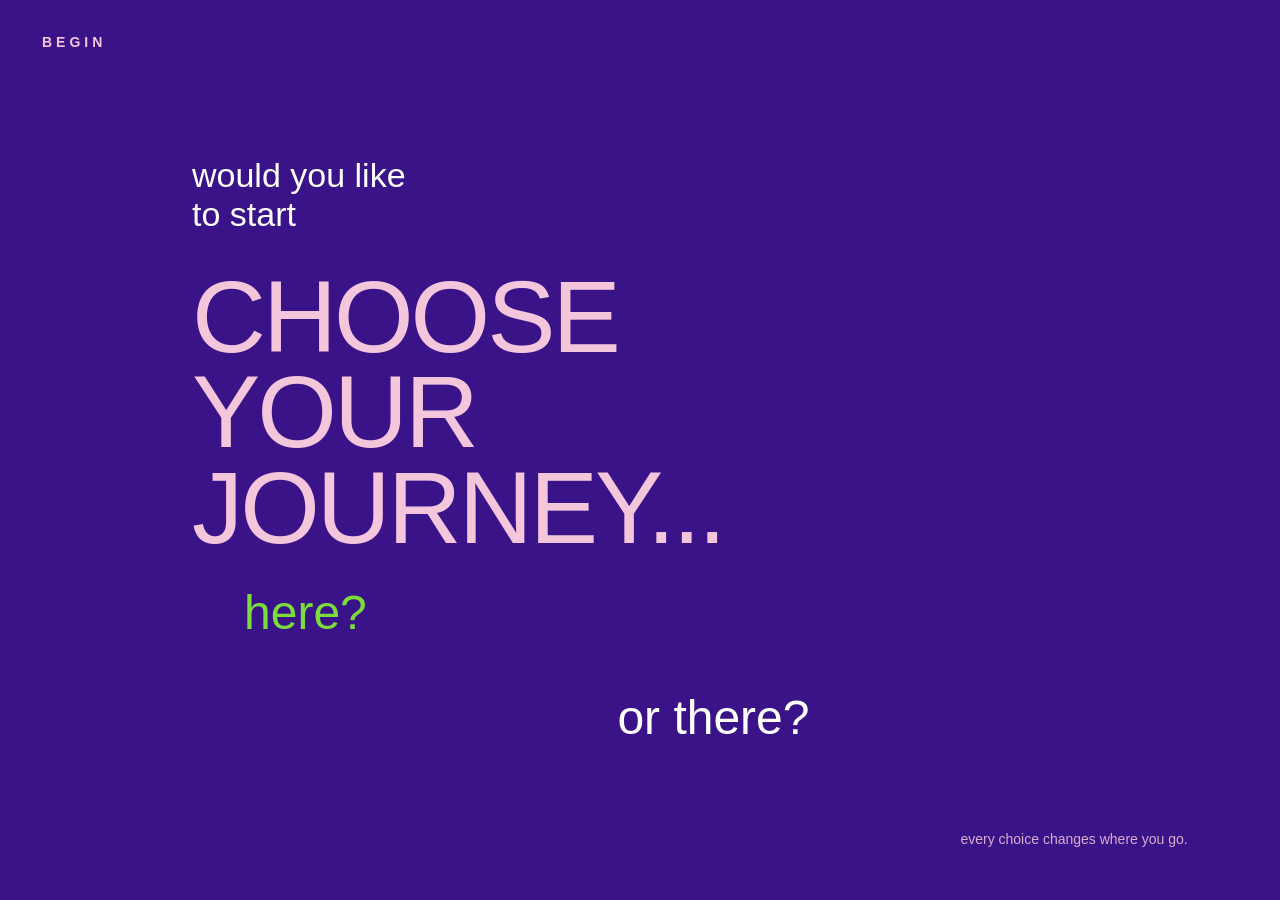
<file: index.html>
<!DOCTYPE html>
<html lang="en">

<head>
    <meta charset="UTF-8">
    <meta name="viewport" content="width=device-width, initial-scale=1.0">
    <title>Choose Your Journey</title>
    <link rel="stylesheet" href="assets/css/styles.css">
</head>

<body class="page-start">

    <main class="story-page start-page">

        <div class="page-label">BEGIN</div>

        <section class="start-content">
            <p class="small-question">would you like<br>to start</p>

            <h1>
                CHOOSE<br>
                YOUR<br>
                JOURNEY...
            </h1>

            <div class="start-links">
                <a href="stay-go.html" class="story-link here-link">
                    here?
                </a>

                <a href="around.html" class="story-link there-link">
                    or there?
                </a>
            </div>
        </section>

        <div class="start-note">
            every choice changes where you go.
        </div>

    </main>

</body>

</html>
</file>
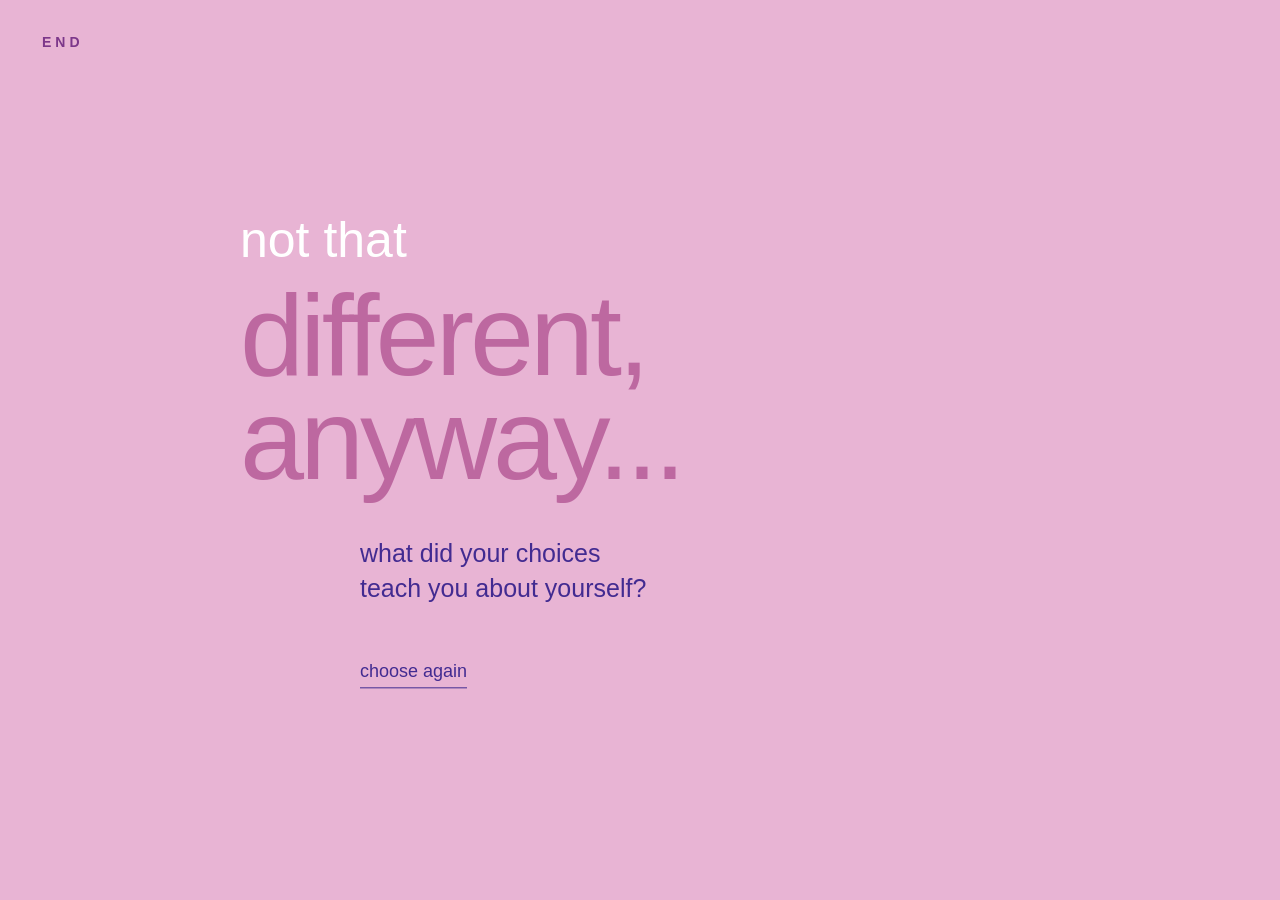
<file: anyway.html>
<!DOCTYPE html>
<html lang="en">

<head>
    <meta charset="UTF-8">
    <meta name="viewport" content="width=device-width, initial-scale=1.0">
    <title>Anyway</title>
    <link rel="stylesheet" href="assets/css/styles.css">
</head>

<body class="page-anyway">

    <main class="story-page anyway-page">

        <div class="page-label">END</div>

        <section class="ending-content">

            <p class="ending-intro">
                not that
            </p>

            <h1>
                different,
                <br>
                anyway...
            </h1>

            <p class="ending-question">
                what did your choices<br>
                teach you about yourself?
            </p>

            <a href="index.html" class="restart-link">
                choose again
            </a>

        </section>

    </main>

</body>

</html>
</file>
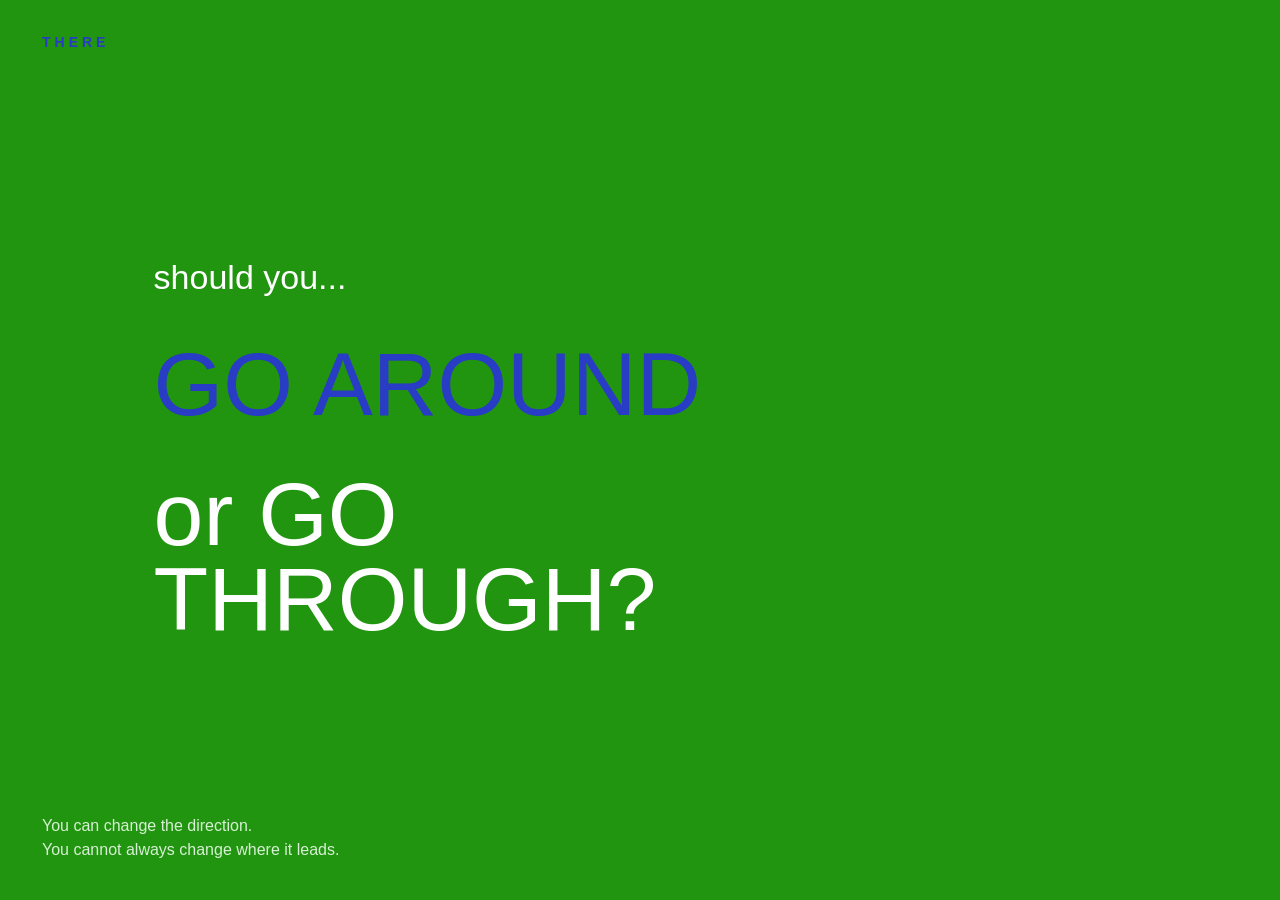
<file: around.html>
<!DOCTYPE html>
<html lang="en">

<head>
    <meta charset="UTF-8">
    <meta name="viewport" content="width=device-width, initial-scale=1.0">
    <title>Around or Through</title>
    <link rel="stylesheet" href="assets/css/styles.css">
</head>

<body class="page-around">

    <main class="story-page around-page">

        <div class="page-label">THERE</div>

        <section class="choice-content">

            <p class="small-question">
                should you...
            </p>

            <div class="around-links">

                <a href="anyway.html" class="story-link around-link">
                    GO AROUND
                </a>

                <a href="anyway.html" class="story-link through-link">
                    or GO<br>
                    THROUGH?
                </a>

            </div>

        </section>

        <p class="page-thought">
            You can change the direction.<br>
            You cannot always change where it leads.
        </p>

    </main>

</body>

</html>
</file>
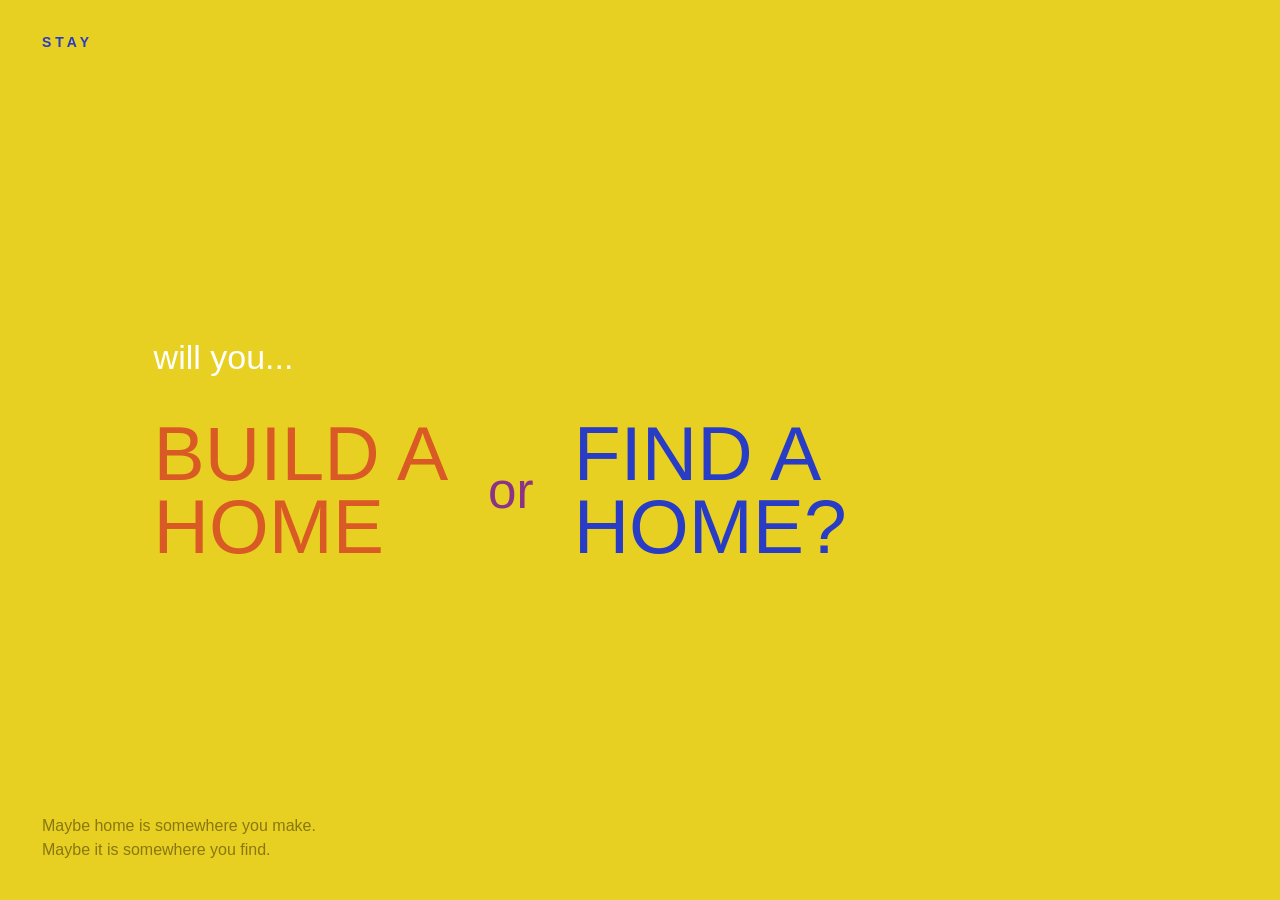
<file: home.html>
<!DOCTYPE html>
<html lang="en">

<head>
    <meta charset="UTF-8">
    <meta name="viewport" content="width=device-width, initial-scale=1.0">
    <title>Build or Find</title>
    <link rel="stylesheet" href="assets/css/styles.css">
</head>

<body class="page-home">

    <main class="story-page home-page">

        <div class="page-label">STAY</div>

        <section class="choice-content">

            <p class="small-question">
                will you...
            </p>

            <div class="home-links">

                <a href="anyway.html" class="story-link build-link">
                    BUILD A<br>
                    HOME
                </a>

                <span class="or-text">or</span>

                <a href="anyway.html" class="story-link find-link">
                    FIND A<br>
                    HOME?
                </a>

            </div>

        </section>

        <p class="page-thought">
            Maybe home is somewhere you make.<br>
            Maybe it is somewhere you find.
        </p>

    </main>

</body>

</html>
</file>
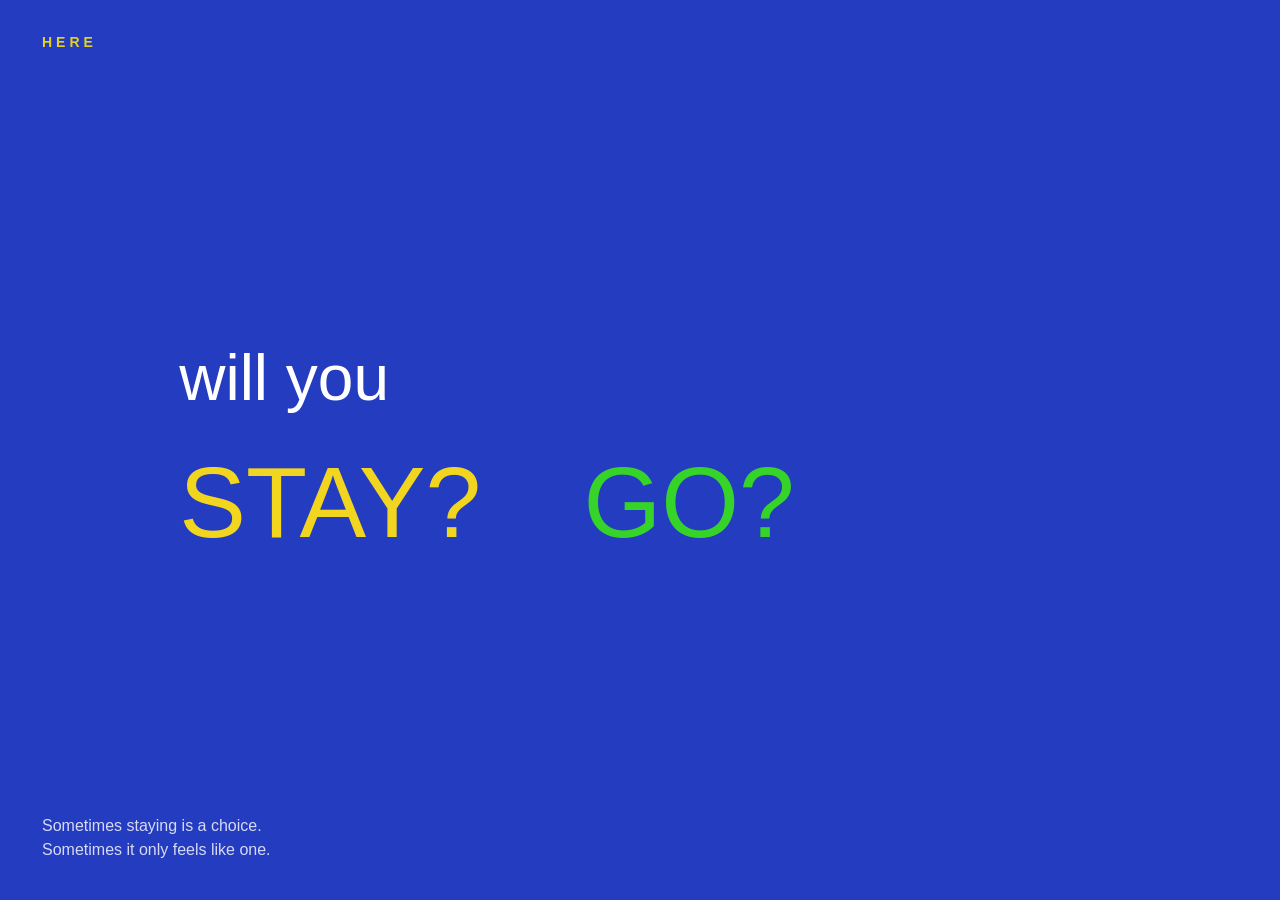
<file: stay-go.html>
<!DOCTYPE html>
<html lang="en">

<head>
    <meta charset="UTF-8">
    <meta name="viewport" content="width=device-width, initial-scale=1.0">
    <title>Stay or Go</title>
    <link rel="stylesheet" href="assets/css/styles.css">
</head>

<body class="page-stay">

    <main class="story-page stay-page">

        <div class="page-label">HERE</div>

        <section class="choice-content">
            <p class="choice-question">
                will you
            </p>

            <div class="choice-links">
                <a href="home.html" class="story-link stay-link">
                    STAY?
                </a>

                <a href="around.html" class="story-link go-link">
                    GO?
                </a>
            </div>
        </section>

        <p class="page-thought">
            Sometimes staying is a choice.<br>
            Sometimes it only feels like one.
        </p>

    </main>

</body>

</html>
</file>
<file: assets/css/styles.css>
* {
    box-sizing: border-box;
    margin: 0;
    padding: 0;
}

html {
    min-height: 100%;
}

body {
    min-height: 100vh;
    font-family: Arial, Helvetica, sans-serif;
}

a {
    color: inherit;
    text-decoration: none;
}

.story-page {
    min-height: 100vh;
    width: 100%;
    position: relative;
    overflow: hidden;
}

.page-label {
    position: absolute;
    top: 34px;
    left: 42px;
    font-size: 14px;
    font-weight: 700;
    letter-spacing: 4px;
    text-transform: uppercase;
}

/* Shared text */

.small-question {
    font-size: clamp(20px, 3vw, 34px);
    line-height: 1.15;
}

.story-link {
    display: inline-block;
    transition:
        transform 0.25s ease,
        opacity 0.25s ease;
}

.story-link:hover {
    transform: translateY(-5px);
    opacity: 0.75;
}

.story-link:focus-visible,
.restart-link:focus-visible {
    outline: 3px solid currentColor;
    outline-offset: 6px;
}

.page-thought {
    position: absolute;
    left: 42px;
    bottom: 38px;
    max-width: 430px;
    font-size: 16px;
    line-height: 1.5;
}


/* START PAGE */

.page-start {
    background: #3a1389;
    color: #f3c6dc;
}

.start-page {
    min-height: 100vh;
}

.start-content {
    position: absolute;
    left: 15%;
    top: 50%;
    transform: translateY(-50%);
}

.start-content h1 {
    margin-top: 35px;
    font-size: clamp(54px, 8vw, 105px);
    line-height: 0.93;
    font-weight: 400;
    letter-spacing: -3px;
}

.small-question {
    color: #ffffff;
}

.start-links {
    position: relative;
    width: min(650px, 70vw);
    height: 170px;
    margin-top: 20px;
}

.start-links .story-link {
    position: absolute;
    font-size: clamp(28px, 4vw, 48px);
}

.here-link {
    left: 8%;
    top: 10px;
    color: #7bdc3c;
}

.there-link {
    right: 5%;
    bottom: 0;
    color: #ffffff;
}

.start-note {
    position: absolute;
    right: 7%;
    bottom: 50px;
    width: 230px;
    font-size: 14px;
    line-height: 1.5;
    color: #d8aeca;
}


/* STAY / GO PAGE */

.page-stay {
    background: #243cbf;
    color: #ffffff;
}

.stay-page .page-label {
    color: #e7d021;
}

.choice-content {
    position: absolute;
    left: 14%;
    top: 50%;
    transform: translateY(-50%);
}

.choice-question {
    font-size: clamp(34px, 5vw, 65px);
    margin-bottom: 30px;
}

.choice-links {
    display: flex;
    align-items: flex-end;
    gap: clamp(40px, 8vw, 130px);
}

.choice-links .story-link {
    font-size: clamp(52px, 8vw, 100px);
    font-weight: 400;
}

.stay-link {
    color: #f2d51e;
}

.go-link {
    color: #36d429;
}

.stay-page .page-thought {
    color: #d7d9f5;
}


/* AROUND / THROUGH PAGE*/

.page-around {
    background: #21950f;
    color: #ffffff;
}

.around-page .page-label {
    color: #283cc5;
}

.around-page .choice-content {
    left: 12%;
}

.around-links {
    margin-top: 45px;
    display: flex;
    flex-direction: column;
    gap: 45px;
}

.around-links .story-link {
    font-size: clamp(42px, 7vw, 90px);
    line-height: 0.95;
}

.around-link {
    color: #283cc5;
}

.through-link {
    color: #ffffff;
}

.around-page .page-thought {
    color: #d8f0d5;
}


/* HOME PAGE */

.page-home {
    background: #e7d021;
    color: #d95a24;
}

.home-page .page-label {
    color: #283cc5;
}

.home-page .choice-content {
    left: 12%;
}

.home-links {
    position: relative;
    display: flex;
    align-items: center;
    gap: 40px;
    margin-top: 40px;
}

.home-links .story-link {
    font-size: clamp(40px, 6vw, 78px);
    line-height: 0.95;
}

.build-link {
    color: #d95a24;
}

.find-link {
    color: #283cc5;
}

.or-text {
    color: #8c3287;
    font-size: clamp(30px, 4vw, 52px);
}

.home-page .page-thought {
    color: #8a7710;
}


/* ENDING PAGE */

.page-anyway {
    background: #e8b4d4;
    color: #ffffff;
}

.anyway-page .page-label {
    color: #7c378a;
}

.ending-content {
    position: absolute;
    left: 50%;
    top: 50%;
    transform: translate(-50%, -50%);
    width: min(800px, 80%);
}

.ending-intro {
    font-size: clamp(28px, 4vw, 50px);
    margin-bottom: 15px;
}

.ending-content h1 {
    font-size: clamp(58px, 9vw, 120px);
    line-height: 0.9;
    font-weight: 400;
    color: #bd68a0;
    letter-spacing: -4px;
}

.ending-question {
    margin-top: 45px;
    margin-left: 15%;
    color: #422b91;
    font-size: clamp(18px, 2vw, 25px);
    line-height: 1.4;
}

.restart-link {
    display: inline-block;
    margin-top: 55px;
    margin-left: 15%;
    color: #422b91;
    font-size: 18px;
    text-transform: lowercase;
    border-bottom: 1px solid currentColor;
    padding-bottom: 5px;
}


/* RESPONSIVE*/

@media (max-width: 700px) {

    .page-label {
        top: 25px;
        left: 25px;
        font-size: 11px;
        letter-spacing: 3px;
    }

    .start-content,
    .choice-content,
    .around-page .choice-content,
    .home-page .choice-content {
        left: 10%;
        right: 10%;
        width: auto;
    }

    .start-content {
        top: 46%;
    }

    .start-content h1 {
        font-size: clamp(50px, 15vw, 80px);
    }

    .start-links {
        width: 100%;
        height: 150px;
    }

    .start-links .story-link {
        font-size: 30px;
    }

    .choice-links {
        flex-direction: column;
        align-items: flex-start;
        gap: 30px;
    }

    .choice-links .story-link {
        font-size: clamp(52px, 15vw, 80px);
    }

    .around-links {
        gap: 35px;
    }

    .around-links .story-link {
        font-size: clamp(40px, 12vw, 70px);
    }

    .home-links {
        flex-direction: column;
        align-items: flex-start;
        gap: 25px;
    }

    .home-links .story-link {
        font-size: clamp(40px, 12vw, 65px);
    }

    .or-text {
        font-size: 30px;
    }

    .page-thought {
        left: 25px;
        right: 25px;
        bottom: 25px;
        font-size: 13px;
    }

    .start-note {
        right: 25px;
        bottom: 25px;
        width: 180px;
        font-size: 12px;
    }

    .ending-content {
        width: 78%;
    }

    .ending-content h1 {
        letter-spacing: -2px;
    }

    .ending-question,
    .restart-link {
        margin-left: 0;
    }
}
</file>
